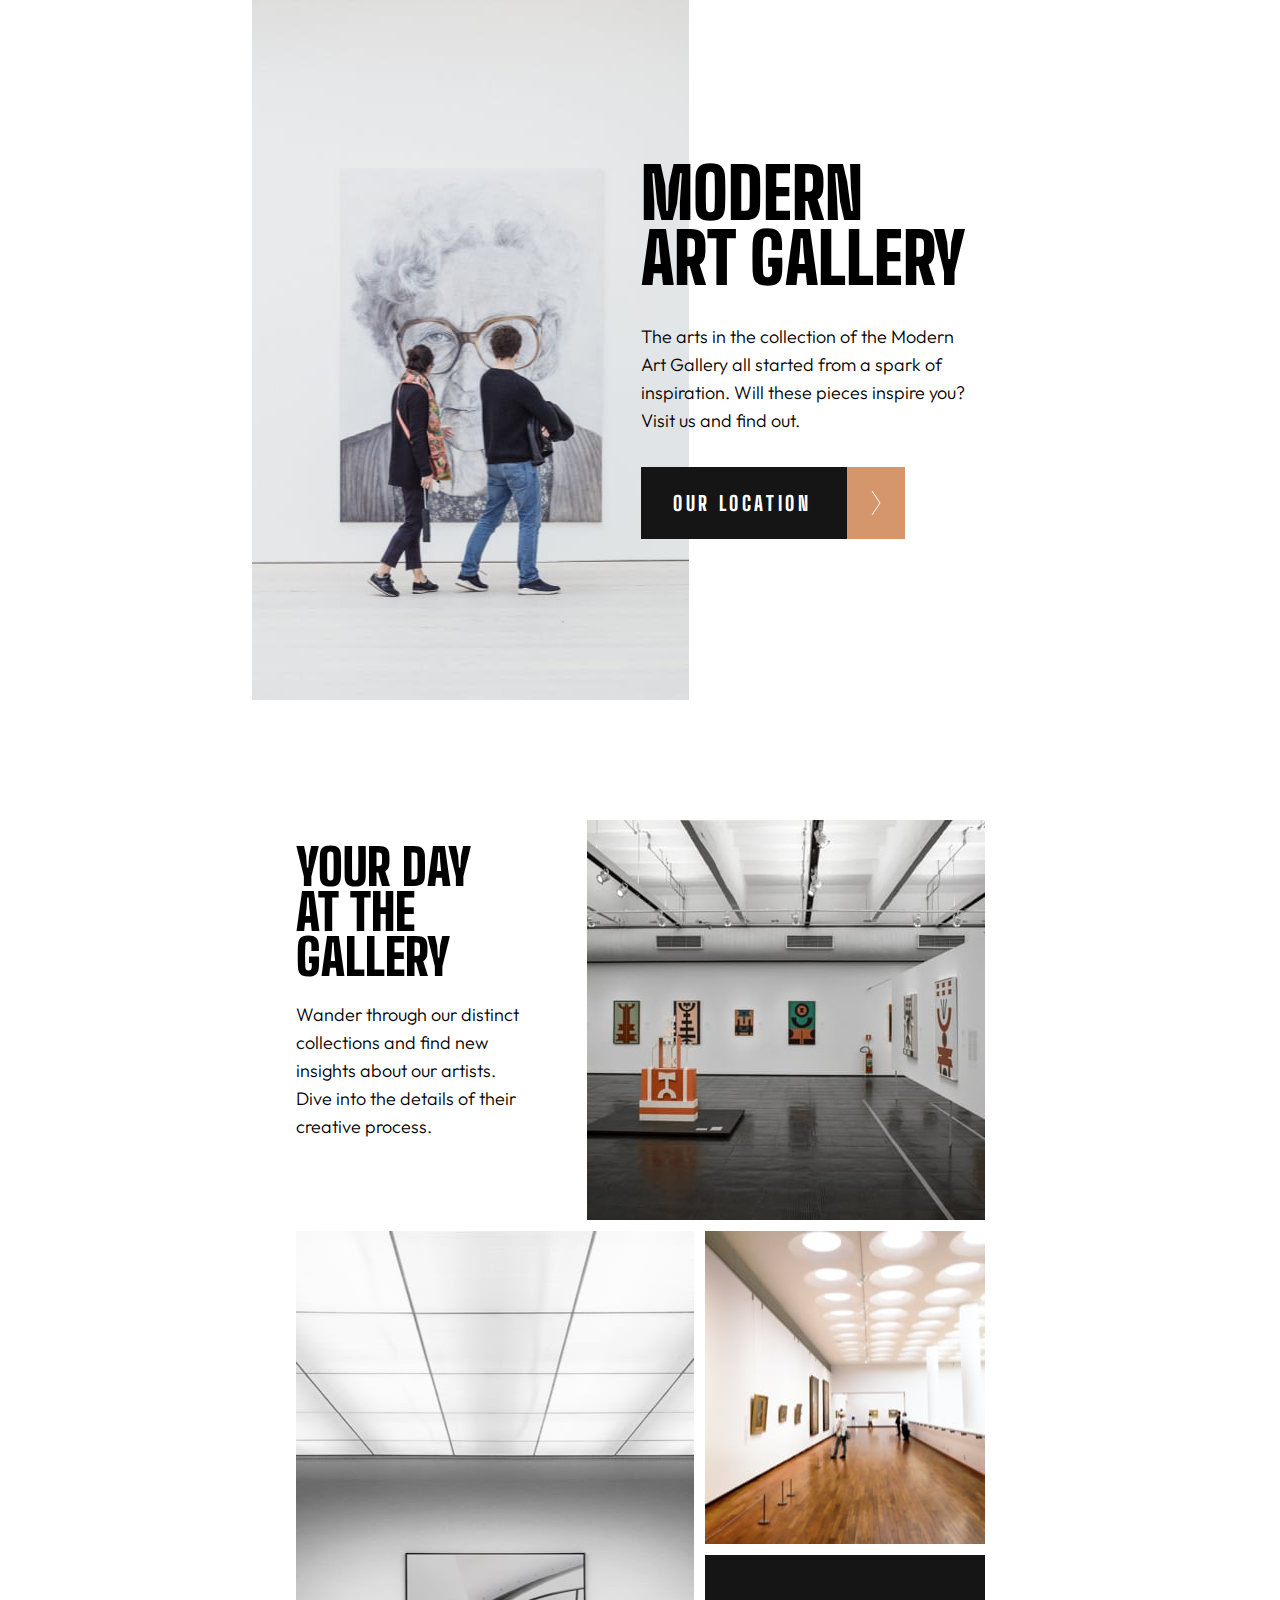
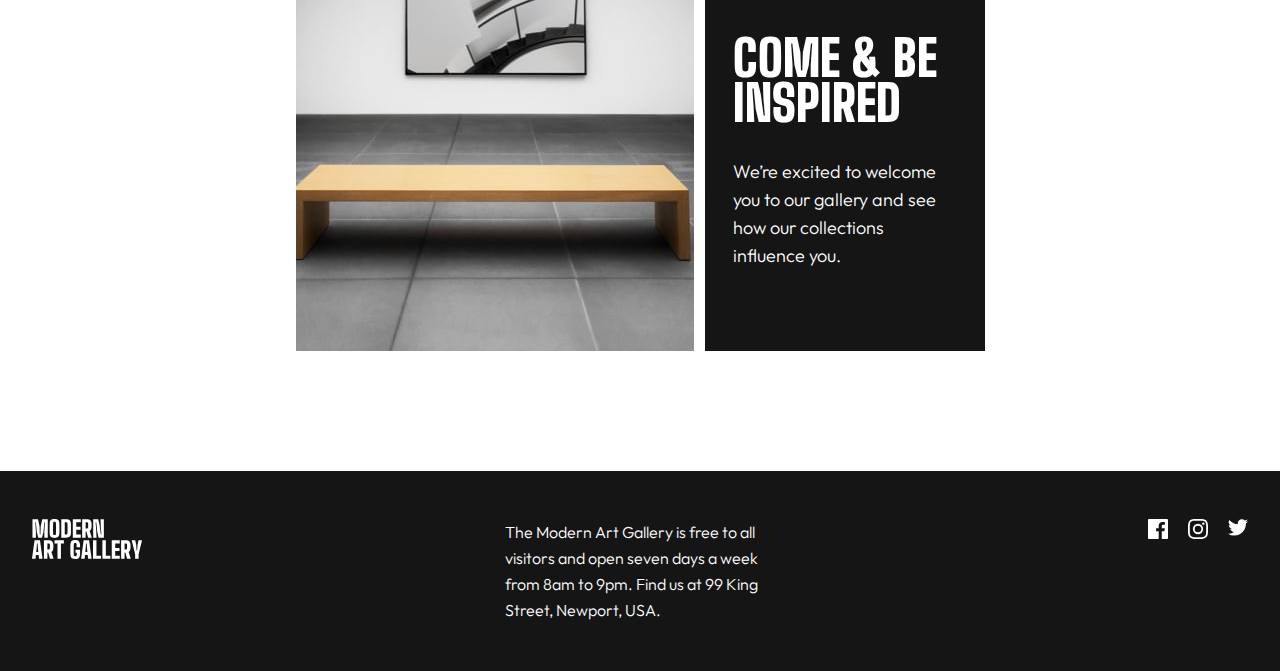
<file: index.html>
<!DOCTYPE html>
<html lang="en">

<head>
  <meta charset="UTF-8">
  <meta name="viewport" content="width=device-width, initial-scale=1.0">

  <link rel="icon" type="image/png" sizes="32x32" href="./assets/favicon-32x32.png">

  <title>Frontend Mentor | Art gallery website</title>
  <link rel="stylesheet" href="style.css">
</head>

<body>

  <header>
    <picture>
      <source media="(min-width: 1439px)" srcset="assets/desktop/image-hero.jpg">
      <source media="(min-width: 768px)" srcset="assets/tablet/image-hero.jpg">
      <img src="./assets/mobile/image-hero.jpg" alt="">
    </picture>
    <div>
      <div>
        <h1>Modern <span>Art Gallery</span></h1>
      </div>
      <div>
        <p>
          The arts in the collection of the Modern Art Gallery all started
          from a spark of inspiration. Will these pieces inspire you? Visit
          us and find out.
        </p>
        <a href="location.html"><button><span>Our location</span><img src="./assets/icon-arrow-right.svg"
              alt="right arrow icon"></button></a>
      </div>
    </div>
  </header>


  <main>
    <div>
      <picture>
        <source media="(min-width: 1439px)" srcset="assets/desktop/image-grid-1.jpg">
        <source media="(min-width: 768px)" srcset="assets/tablet/image-grid-1.jpg">
        <img src="./assets/mobile/image-grid-1.jpg" alt="">
      </picture>
      <div>
        <h2>Your day <span>at the gallery</span></h2>
        <p>
          Wander through our distinct collections and find new insights about
          our artists. Dive into the details of their creative process.
        </p>
      </div>
    </div>
    <div>
      <picture>
        <source media="(min-width: 1439px)" srcset="assets/desktop/image-grid-2.jpg">
        <source media="(min-width: 768px)" srcset="assets/tablet/image-grid-2.jpg">
        <img src="./assets/mobile/image-grid-2.jpg" alt="">
      </picture>
      <div>
        <picture>
          <source media="(min-width: 1439px)" srcset="assets/desktop/image-grid-3.jpg">
          <source media="(min-width: 768px)" srcset="assets/tablet/image-grid-3.jpg">
          <img src="./assets/mobile/image-grid-3.jpg" alt="">
        </picture>
        <div>
          <h2>Come &amp; be inspired</h2>
          <p>
            We’re excited to welcome you to our gallery and see how our collections
            influence you.
          </p>
        </div>
      </div>
    </div>
  </main>

  <footer>
    <img src="./assets/logo-light.svg" alt="logo icon">
    <p>
      The Modern Art Gallery is free to all visitors and open seven days a week
      from 8am to 9pm. Find us at 99 King Street, Newport, USA.
    </p>
    <ul class="social">
      <li><img src="./assets/icon-facebook.svg" alt="fb icon"></li>
      <li><img src="./assets/icon-instagram.svg" alt="ig icon"></li>
      <li><img src="./assets/icon-twitter.svg" alt="twitter icon"></li>
    </ul>
  </footer>
</body>

</html>
</file>
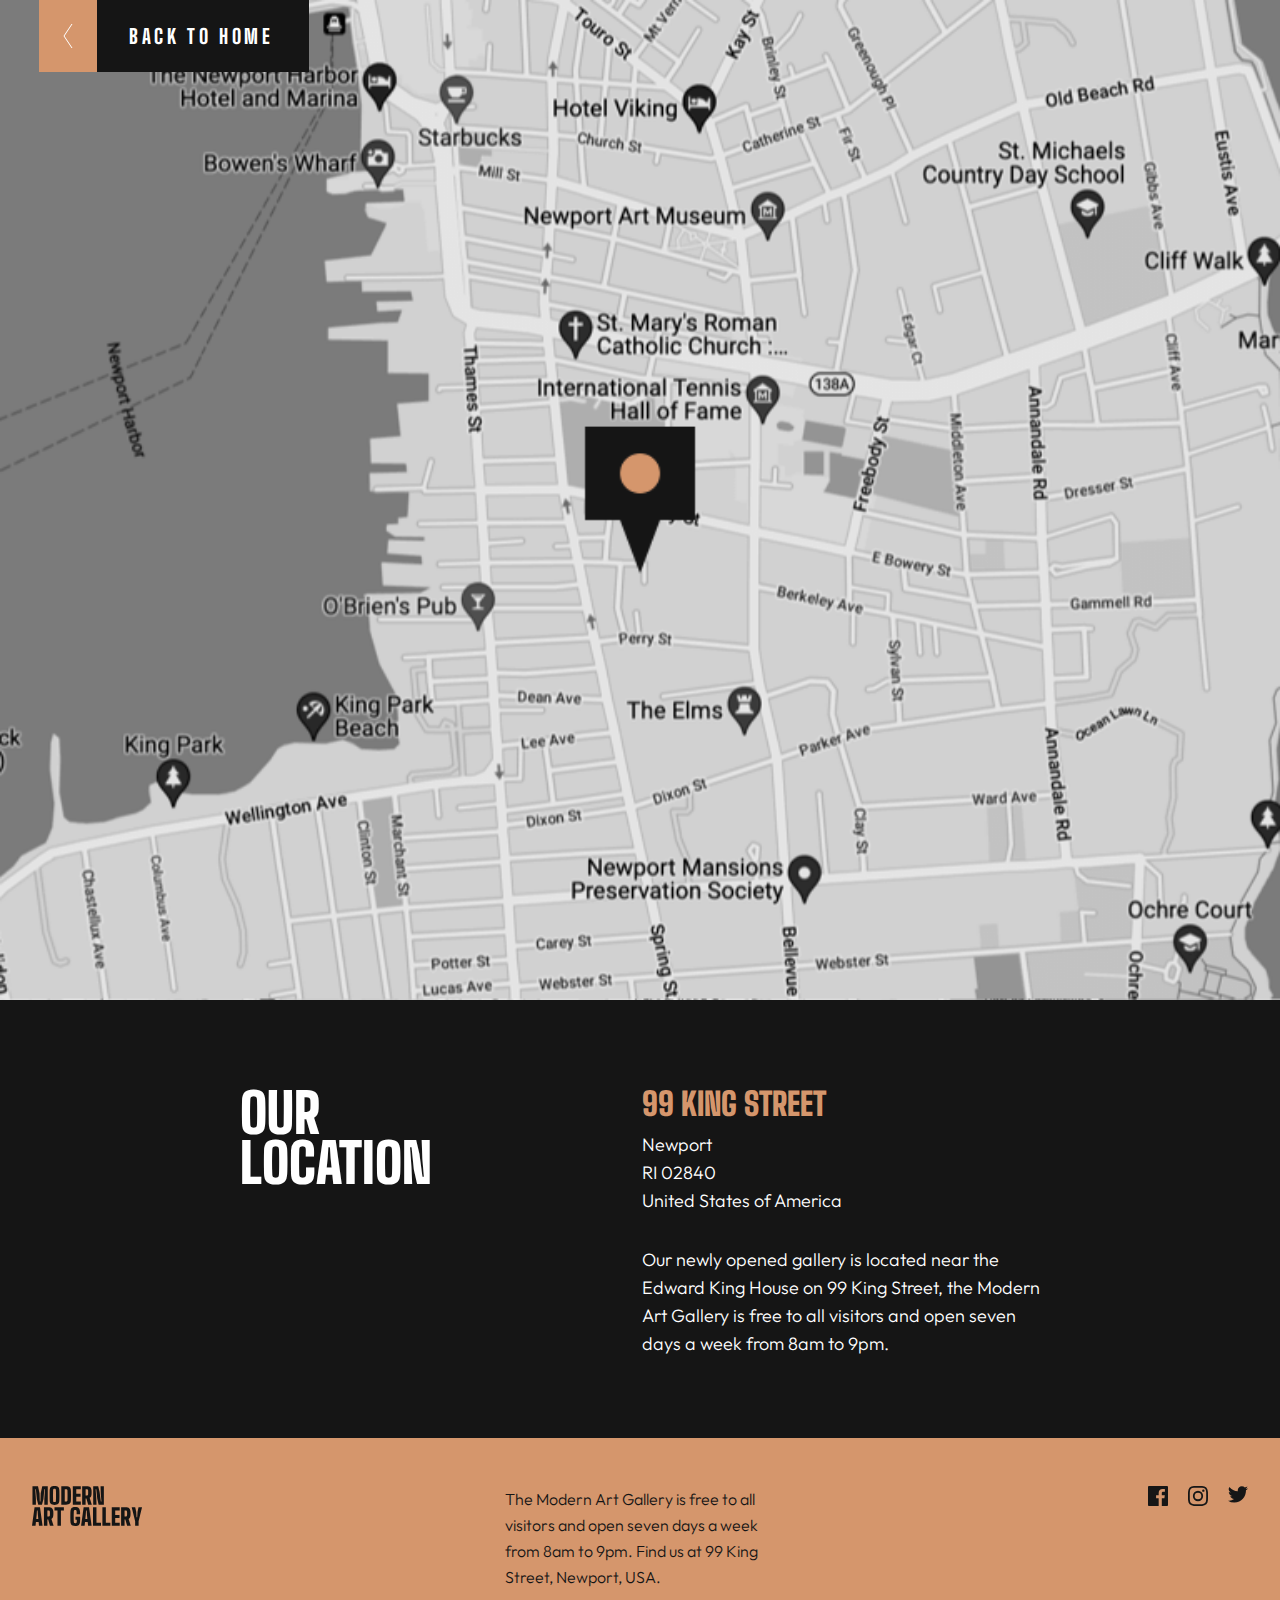
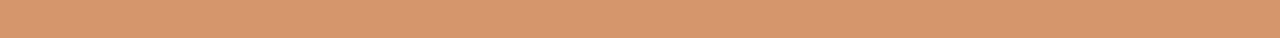
<file: location.html>
<!DOCTYPE html>
<html lang="en">

<head>
  <meta charset="UTF-8">
  <meta name="viewport" content="width=device-width, initial-scale=1.0">

  <link rel="icon" type="image/png" sizes="32x32" href="./assets/favicon-32x32.png">
  <link rel="stylesheet" href="style.css">
  <title>Frontend Mentor | Art gallery website</title>
</head>

<body>
  <header id="locationHeader">
    <a href="index.html"><button id="#locationBtn"><img src="./assets/icon-arrow-left.svg"
          alt="left arrow icon"><span>Back to
          Home</span></button></a>
    <picture>
      <source media="(min-width: 1439px)" srcset="assets/desktop/image-map.png">
      <source media="(min-width: 768px)" srcset="assets/tablet/image-map.png">
      <img src="./assets/mobile/image-map.png" alt="map image">
    </picture>
  </header>
  <main id="locationMain">
    <div>
      <h2>Our <span>location</span></h2>
      <div>
        <h3>99 King Street</h3>
        <p>
          Newport <br>
          RI 02840 <br>
          United States of America
        </p>
        <p>
          Our newly opened gallery is located near the Edward King House on 99 King
          Street, the Modern Art Gallery is free to all visitors and open seven days
          a week from 8am to 9pm.
        </p>
      </div>
    </div>
  </main>

  <footer id="locationFooter">
    <img src="./assets/logo-dark.svg" alt="logo icon">
    <p>
      The Modern Art Gallery is free to all visitors and open seven days a week
      from 8am to 9pm. Find us at 99 King Street, Newport, USA.
    </p>
    <ul class="social">
      <li><img src="./assets/icon-facebook.svg" alt="fb icon"></li>
      <li><img src="./assets/icon-instagram.svg" alt="ig icon"></li>
      <li><img src="./assets/icon-twitter.svg" alt="twitter icon"></li>
    </ul>
  </footer>

</body>

</html>
</file>
<file: style.css>
@import url('https://fonts.googleapis.com/css2?family=Big+Shoulders+Display:wght@100..900&family=Outfit:wght@100..900&display=swap');

:root {
    --bright-bg: #D5966C;
    --dark-bg: #151515;
    --grey-bg: #444444;
    --light-bg: #FFFFFF;
}

* {
    margin: 0;
    padding: 0;
    box-sizing: border-box;
}

body {
    min-width: 375px;
    max-width: 1439px;
    margin: 0 auto;
}

img {
    display: block;
}

a {
    text-decoration: none;
}


picture img {
    width: 100%;
}

header>div {
    margin: 32px 16px 128px 16px;
}

h1,
h2,
h3 {
    font-family: "Big Shoulders Display", sans-serif;
    text-transform: uppercase;
    font-weight: 900;
}

h1 {
    font-size: 60px;
    line-height: 55px;
    margin-bottom: 32px;
}

h1>span {
    display: block;
}

h2 {
    font-size: 50px;
    line-height: 45px;
}

p {
    font-family: "Outfit", sans-serif;
    font-size: 18px;
    font-weight: 300;
    line-height: 28px;
}

button {
    display: flex;
    align-items: center;
    border: none;
    margin-top: 32px;
    cursor: pointer;
    height: 72px;
}

button>span {
    font-family: "Big Shoulders Display", sans-serif;
    font-size: 20px;
    font-weight: 800;
    text-transform: uppercase;
    letter-spacing: 3.64px;
    padding: 24px 35px 24px 32px;
    background-color: var(--dark-bg);
    color: var(--light-bg);
}


button>img {
    background-color: #D5966C;
    padding: 24px;
}

button:hover>span {
    background-color: var(--bright-bg);
}

button:hover>img {
    background-color: var(--dark-bg);
}

main {
    margin: 128px 16px 120px 16px;
}

main>div:first-of-type>div>h2 {
    margin: 25px 0 21px 0;
}

h2>span {
    display: inline-block;
}

main>div:last-of-type>picture>img {
    margin: 32px 0 16px 0;
}

main>div:last-of-type>div>div,
footer {
    background-color: var(--dark-bg);
    color: var(--light-bg);
}

main>div:last-of-type>div>div {
    margin: 16px 0 120px 0;
    padding: 48px 28px;
}

main>div:last-of-type>div>div>p {
    margin-top: 24px;
}

footer {
    padding: 48px 32px;
}

footer>p {
    font-size: 16px;
    line-height: 26px;
    margin: 35px 0 38px 0;
}

.social {
    display: flex;
}

.social>li {
    list-style-type: none;
    cursor: pointer;
}

.social>li>img:hover {
    filter: brightness(0) saturate(100%) invert(78%) sepia(95%) saturate(4635%) hue-rotate(307deg) brightness(92%) contrast(87%);
}

.social>li:nth-last-of-type(2)>img {
    margin: 0 20px;
}

/* Location CSS */

#locationHeader button {
    position: absolute;
    margin: 0;
    top: 0;
}

#locationMain {
    margin: 0;
    padding: 48px 16px 56px 16px;
    background-color: var(--dark-bg);
    color: var(--light-bg);
}

#locationMain>div>div>h3 {
    font-size: 32px;
    line-height: 32px;
    color: var(--bright-bg);
    margin: 48px 0 20px 0;
}

#locationMain>div>div>p:first-of-type {
    margin-bottom: 20px;
}

#locationFooter {
    background-color: var(--bright-bg);
    color: var(--dark-bg);
}

#locationFooter>.social>li>img {
    filter: brightness(0) saturate(100%) invert(0%) sepia(68%) saturate(7304%) hue-rotate(280deg) brightness(106%) contrast(83%);
}

#locationFooter>.social>li>img:hover {
    filter: none;
}

@media only screen and (min-width: 768px) {
    picture>img {
        width: fit-content;
    }

    header {
        display: flex;
        align-items: center;
        justify-content: center;
    }

    header>div {
        position: relative;
        left: -48px;
        width: 339px;
        margin: 0;
    }

    h1 {
        font-size: 70px;
        line-height: 65px;
    }

    h1>span {
        display: inline-block;
    }

    header>div>p {
        margin-bottom: 48px;
    }

    main {
        max-width: 689px;
        margin: 120px auto;
    }

    main>div {
        display: flex;
        justify-content: space-between;
        gap: 11px;
        margin-top: 11px;
    }

    main>div:first-of-type>picture {
        order: 2;
    }

    main>div:first-of-type>div {
        order: 1;
        width: 223px;
    }

    main>div:last-of-type picture img,
    main>div:last-of-type>div>div,
    main>div:last-of-type>div>div>p {
        margin: 0;
    }

    main>div:last-of-type>div {
        display: flex;
        flex-direction: column;
        gap: 11px;
    }

    main>div:last-of-type>div>picture>img {
        width: 100%;
    }

    main>div:last-of-type>div>div {
        height: 100%;
        display: flex;
        flex-direction: column;
        justify-content: space-evenly;
    }

    footer {
        display: flex;
        align-items: flex-start;
        justify-content: space-between;
    }

    footer>p {
        font-size: 16px;
        line-height: 26px;
        margin: 0;
        width: 281px;
    }

    /* Location CSS */

    #locationHeader button {
        margin-left: 39px;
    }

    #locationHeader {
        display: block;
    }

    #locationHeader>picture>img {
        width: 100%;
    }

    #locationMain {
        min-width: 100%;
        padding: 88px 40px 80px 39px;
    }

    #locationMain>div {
        max-width: 800px;
        margin: 0 auto;
        display: flex;
        justify-content: space-between;
    }

    #locationMain>div>div {
        flex-direction: column;
        margin-top: 0;
        width: 398px;
    }

    #locationMain>div>h2 {
        font-size: 55px;
        line-height: 50px;
    }

    #locationMain>div>h2>span {
        display: block;
    }

    #locationMain>div>div>h3 {
        margin: 0;
    }
}

@media only screen and (min-width:1439px) {
    body {
        max-width: 1439px;
        margin: 0 auto;
    }

    main {
        max-width: 1110px;
        margin: 180px auto;
    }

    header>picture>img {
        padding-left: 457px;
        background-color: var(--dark-bg);
    }

    header>div {
        display: flex;
        position: relative;
        left: -825px;
        bottom: 85px;
    }

    h1 {
        font-size: 96px;
        line-height: 88px;
        width: 514px;
        background: linear-gradient(to right, white 55%, black 50%);
        background-clip: text;
        color: transparent;
    }

    h2 {
        font-size: 60px;
        line-height: 60px;
    }

    p {
        font-size: 22px;
        line-height: 32px;
    }



    button {
        overflow: hidden;
    }

    header>div>div:last-of-type {
        position: relative;
        right: -248px;
    }

    header>div>div>p {
        width: 350px;
    }

    main>div:first-of-type>div {
        width: 350px;
    }

    footer>p {
        font-size: 18px;
        line-height: 28px;
        width: 430px;
    }

    footer {
        padding: 80px 165px;
    }

    #locationHeader>picture>img {
        padding-left: 0;
    }

    #locationHeader button {
        margin-left: 156px;
    }

    #locationMain>div {
        max-width: 80%;
    }

    #locationMain>div>h2 {
        font-size: 70px;
        line-height: 70px;
    }

    #locationMain>div>div>h3 {
        font-size: 36px;
    }
}
</file>
